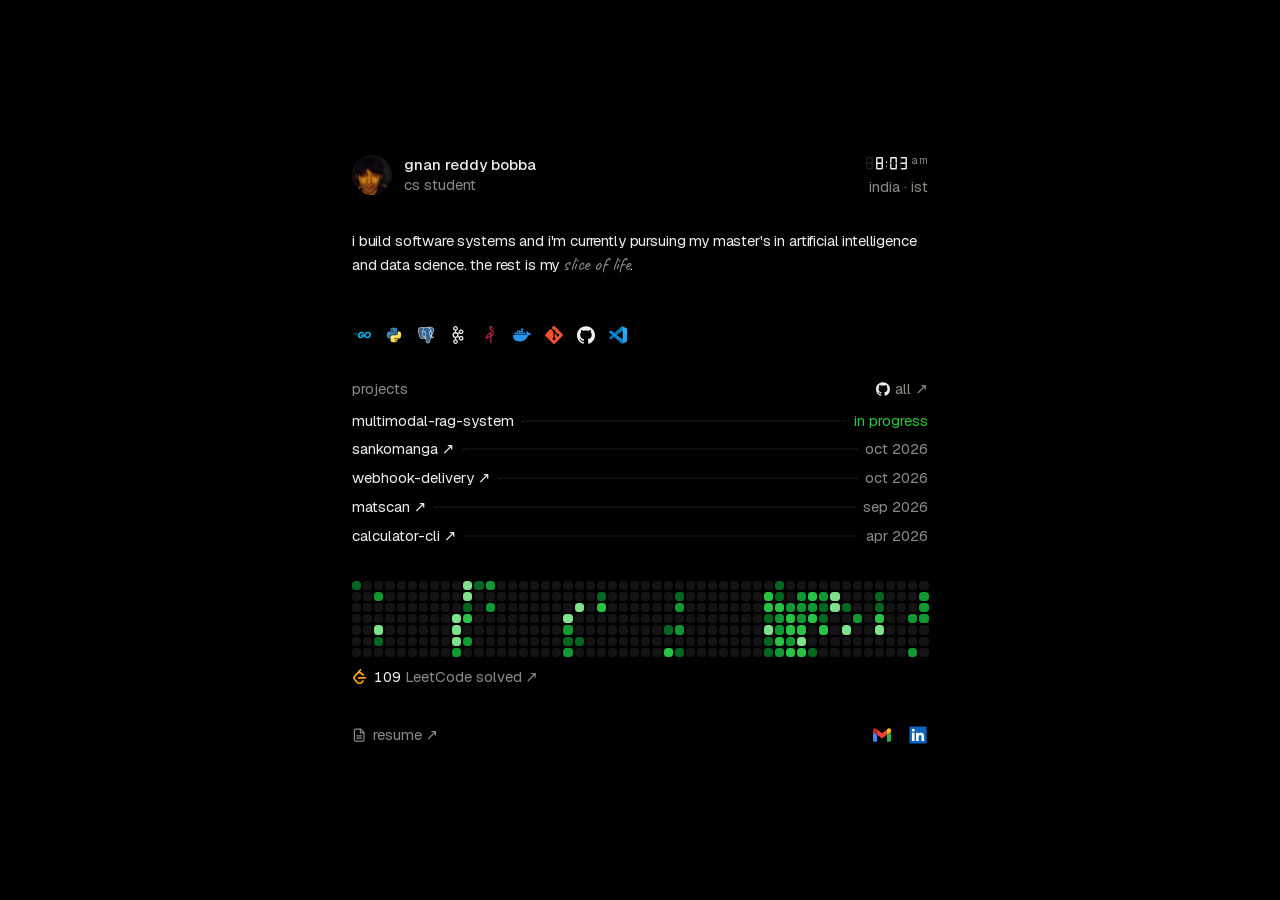
<file: index.html>
<!DOCTYPE html>
<html lang="en">
<head>
  <meta charset="UTF-8">
  <meta name="viewport" content="width=device-width, initial-scale=1.0">
  <meta name="theme-color" content="#000000">
  <title>gnan reddy bobba</title>
  <meta name="description" content="CS student building software systems">
  <link rel="icon" href="data:image/svg+xml,%3Csvg xmlns='http://www.w3.org/2000/svg' viewBox='0 0 32 32'%3E%3Crect width='32' height='32' rx='7' fill='%23000'/%3E%3Ctext x='16' y='20' font-family='system-ui,sans-serif' font-size='22' font-weight='600' text-anchor='middle' fill='%23f2f2f0'%3Eg%3C/text%3E%3C/svg%3E">
  <link rel="apple-touch-icon" href="apple-touch-icon.png">
  <meta property="og:type" content="website">
  <meta property="og:url" content="https://gnanreddy13.github.io/">
  <meta property="og:title" content="Gnan Reddy Bobba">
  <meta property="og:description" content="CS student building software systems">
  <meta name="twitter:card" content="summary">
  <link rel="preload" href="fonts/geist.woff2" as="font" type="font/woff2" crossorigin>
  <link rel="preload" href="fonts/caveat.woff2" as="font" type="font/woff2" crossorigin>
  <!-- ?v= is replaced with the commit at every deploy, so visitors never get a stale copy -->
  <link rel="stylesheet" href="home.css?v=1">
  <script src="home.js?v=1" defer></script>
</head>
<body>
  <svg width="0" height="0" style="position:absolute" aria-hidden="true">
    <symbol id="i-github" viewBox="0 0 24 24"><path fill="currentColor" stroke="none" d="M12 .297c-6.63 0-12 5.373-12 12 0 5.303 3.438 9.8 8.205 11.385.6.113.82-.258.82-.577 0-.285-.01-1.04-.015-2.04-3.338.724-4.042-1.61-4.042-1.61C4.422 18.07 3.633 17.7 3.633 17.7c-1.087-.744.084-.729.084-.729 1.205.084 1.838 1.236 1.838 1.236 1.07 1.835 2.809 1.305 3.495.998.108-.776.417-1.305.76-1.605-2.665-.3-5.466-1.332-5.466-5.93 0-1.31.465-2.38 1.235-3.22-.135-.303-.54-1.523.105-3.176 0 0 1.005-.322 3.3 1.23.96-.267 1.98-.399 3-.405 1.02.006 2.04.138 3 .405 2.28-1.552 3.285-1.23 3.285-1.23.645 1.653.24 2.873.12 3.176.765.84 1.23 1.91 1.23 3.22 0 4.61-2.805 5.625-5.475 5.92.42.36.81 1.096.81 2.22 0 1.606-.015 2.896-.015 3.286 0 .315.21.69.825.57C20.565 22.092 24 17.592 24 12.297c0-6.627-5.373-12-12-12"/></symbol>
    <symbol id="i-code" viewBox="0 0 24 24"><path fill="currentColor" stroke="none" d="M13.483 0a1.374 1.374 0 0 0-.961.438L7.116 6.226l-3.854 4.126a5.266 5.266 0 0 0-1.209 2.104 5.35 5.35 0 0 0-.125.513 5.527 5.527 0 0 0 .062 2.362 5.83 5.83 0 0 0 .349 1.017 5.938 5.938 0 0 0 1.271 1.818l4.277 4.193.039.038c2.248 2.165 5.852 2.133 8.063-.074l2.396-2.392c.54-.54.54-1.414.003-1.955a1.378 1.378 0 0 0-1.951-.003l-2.396 2.392a3.021 3.021 0 0 1-4.205.038l-.02-.019-4.276-4.193c-.652-.64-.972-1.469-.948-2.263a2.68 2.68 0 0 1 .066-.523 2.545 2.545 0 0 1 .619-1.164L9.13 8.114c1.058-1.134 3.204-1.27 4.43-.278l3.501 2.831c.593.48 1.461.387 1.94-.207a1.384 1.384 0 0 0-.207-1.943l-3.5-2.831c-.8-.647-1.766-1.045-2.774-1.202l2.015-2.158A1.384 1.384 0 0 0 13.483 0zm-2.866 12.815a1.38 1.38 0 0 0-1.38 1.382 1.38 1.38 0 0 0 1.38 1.382H20.79a1.38 1.38 0 0 0 1.38-1.382 1.38 1.38 0 0 0-1.38-1.382z"/></symbol>
    <symbol id="i-linkedin-full" viewBox="0 0 128 128"><path fill="#0A66C2" d="M116 3H12a8.91 8.91 0 00-9 8.8v104.42a8.91 8.91 0 009 8.78h104a8.93 8.93 0 009-8.81V11.77A8.93 8.93 0 00116 3z"/><path fill="#fff" d="M21.06 48.73h18.11V107H21.06zm9.06-29a10.5 10.5 0 11-10.5 10.49 10.5 10.5 0 0110.5-10.49M50.53 48.73h17.36v8h.24c2.42-4.58 8.32-9.41 17.13-9.41C103.6 47.28 107 59.35 107 75v32H88.89V78.65c0-6.75-.12-15.44-9.41-15.44s-10.87 7.36-10.87 15V107H50.53z"/></symbol>
    <symbol id="i-mail-full" viewBox="52 42 88 66"><path fill="#4285F4" d="M58 108h14V74L52 59v43c0 3.32 2.69 6 6 6"/><path fill="#34A853" d="M120 108h14c3.32 0 6-2.69 6-6V59l-20 15"/><path fill="#FBBC04" d="M120 48v26l20-15v-8c0-7.42-8.47-11.65-14.4-7.2"/><path fill="#EA4335" d="M72 74V48l24 18 24-18v26L96 92"/><path fill="#C5221F" d="M52 51v8l20 15V48l-5.6-4.2c-5.94-4.45-14.4-.22-14.4 7.2"/></symbol>
    <symbol id="i-file" viewBox="0 0 24 24"><path d="M14 2H6a2 2 0 0 0-2 2v16a2 2 0 0 0 2 2h12a2 2 0 0 0 2-2V8z"/><polyline points="14 2 14 8 20 8"/><line x1="16" y1="13" x2="8" y2="13"/><line x1="16" y1="17" x2="8" y2="17"/></symbol>
  </svg>
  <main>
    <section>
      <div class="who">
        <img src="me.jpg" alt="" width="120" height="120">
        <div>
          <p class="bright name">gnan reddy bobba</p>
          <p>cs student</p>
        </div>
        <div class="time">
          <p class="lcd" id="now" role="img" aria-label="local time in india">utc+5:30</p>
          <p>india · ist</p>
        </div>
      </div>
    </section>

    <section class="intro">
      <p class="bright lede">i build software systems and i'm currently pursuing my master's in artificial intelligence and data science. the rest is my <a class="script" href="life/">slice of life</a>.</p>
    </section>

    <section class="tools">
      <div class="icons stack" aria-label="Stack">
        <span role="img" aria-label="Go" data-n="Go" tabindex="0"><i style="--icon: url(icons/go.svg); --brand: #00ADD8"></i></span>
        <span role="img" aria-label="Python" data-n="Python" tabindex="0"><img src="icons/python-original.svg" alt=""></span>
        <span role="img" aria-label="PostgreSQL" data-n="PostgreSQL" tabindex="0"><img src="icons/postgresql-original.svg" alt=""></span>
        <span role="img" aria-label="Apache Kafka" data-n="Apache Kafka" tabindex="0"><i style="--icon: url(icons/apachekafka.svg); --brand: #F2F2F0"></i></span>
        <span role="img" aria-label="MinIO" data-n="MinIO" tabindex="0"><i style="--icon: url(icons/minio.svg); --brand: #C72E49"></i></span>
        <span role="img" aria-label="Docker" data-n="Docker" tabindex="0"><i style="--icon: url(icons/docker.svg); --brand: #2496ED"></i></span>
        <span role="img" aria-label="Git" data-n="Git" tabindex="0"><i style="--icon: url(icons/git.svg); --brand: #F05032"></i></span>
        <span role="img" aria-label="GitHub" data-n="GitHub" tabindex="0"><i style="--icon: url(icons/github.svg); --brand: #F2F2F0"></i></span>
        <span role="img" aria-label="VS Code" data-n="VS Code" tabindex="0"><img src="icons/vscode-original.svg" alt=""></span>
      </div>
    </section>

    <section>
      <p class="label row"><span>projects</span><a class="all" href="https://github.com/gnanreddy13?tab=repositories&amp;sort=updated"><svg class="gh" aria-hidden="true"><use href="#i-github"/></svg>all ↗</a></p>
      <div class="proj">
        <p class="top"><span>multimodal-rag-system</span><span class="lead" aria-hidden="true"></span><span class="live">in progress</span></p>
      </div>
      <div class="proj">
        <p class="top"><a href="https://github.com/gnanreddy13/sankomanga">sankomanga ↗</a><span class="lead" aria-hidden="true"></span><span>oct 2026</span></p>
      </div>
      <div class="proj">
        <p class="top"><a href="https://github.com/gnanreddy13/webhook-delivery">webhook-delivery ↗</a><span class="lead" aria-hidden="true"></span><span>oct 2026</span></p>
      </div>
      <div class="proj">
        <p class="top"><a href="https://github.com/gnanreddy13/matscan">matscan ↗</a><span class="lead" aria-hidden="true"></span><span>sep 2026</span></p>
      </div>
      <div class="proj">
        <p class="top"><a href="https://github.com/gnanreddy13/calculator-cli">calculator-cli ↗</a><span class="lead" aria-hidden="true"></span><span>apr 2026</span></p>
      </div>
    </section>

    <section>
      <div class="slide" id="slide"><div class="graph" id="graph" aria-hidden="true"></div></div>
      <p class="cap"><a class="lclink" href="https://leetcode.com/u/gnanreddy13/"><svg aria-hidden="true"><use href="#i-code"/></svg><span class="bright" id="solved"></span> LeetCode solved ↗</a></p>
    </section>

    <section class="foot">
      <a class="resume" href="gnan-reddy-bobba-resume.pdf?v=1"><svg aria-hidden="true"><use href="#i-file"/></svg>resume ↗</a>
      <nav class="icons" aria-label="Contact">
        <a href="mailto:gnanreddy13@gmail.com" data-n="email" aria-label="email"><svg><use href="#i-mail-full"/></svg></a>
        <a href="https://www.linkedin.com/in/gnanreddy13/" data-n="LinkedIn" aria-label="LinkedIn"><svg><use href="#i-linkedin-full"/></svg></a>
      </nav>
    </section>
  </main>

</body>
</html>
</file>
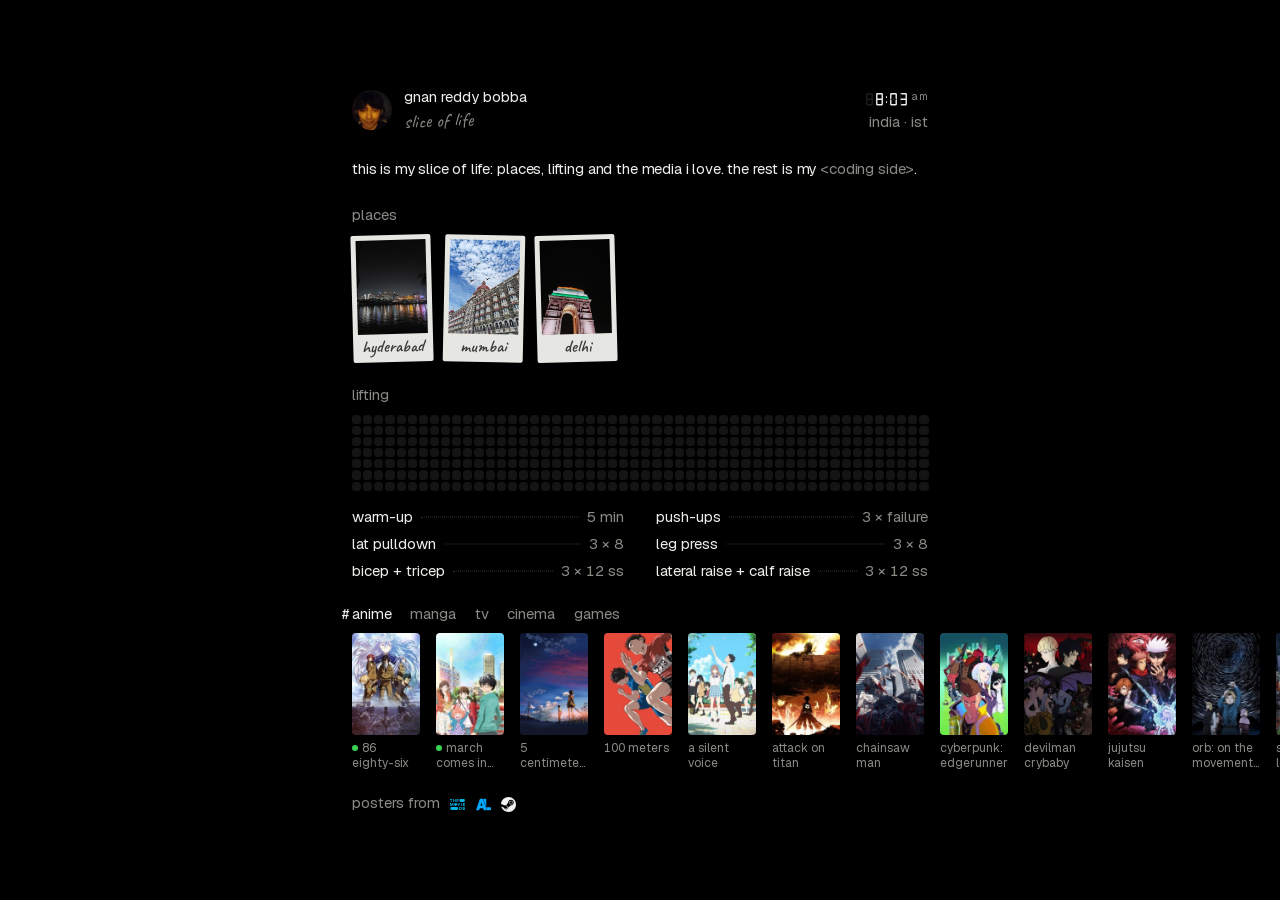
<file: life/index.html>
<!DOCTYPE html>
<html lang="en">
<head>
  <meta charset="UTF-8">
  <meta name="viewport" content="width=device-width, initial-scale=1.0">
  <meta name="theme-color" content="#000000">
  <title>slice of life · gnan reddy bobba</title>
  <meta name="description" content="the other half: places, lifting and the media i love">
  <link rel="icon" href="data:image/svg+xml,%3Csvg xmlns='http://www.w3.org/2000/svg' viewBox='0 0 32 32'%3E%3Crect width='32' height='32' rx='7' fill='%23000'/%3E%3Ctext x='16' y='20' font-family='system-ui,sans-serif' font-size='22' font-weight='600' text-anchor='middle' fill='%23f2f2f0'%3Eg%3C/text%3E%3C/svg%3E">
  <link rel="apple-touch-icon" href="../apple-touch-icon.png">
  <meta property="og:type" content="website">
  <meta property="og:url" content="https://gnanreddy13.github.io/life/">
  <meta property="og:title" content="slice of life · gnan reddy bobba">
  <meta property="og:description" content="the other half: places, lifting and the media i love">
  <meta property="og:image" content="https://gnanreddy13.github.io/life/photos/hyderabad-banner.jpg">
  <meta property="og:image:width" content="2000">
  <meta property="og:image:height" content="1125">
  <meta property="og:image:alt" content="A wide blue sky with clouds over green fields, Hyderabad">
  <meta name="twitter:card" content="summary_large_image">
  <link rel="preload" href="../fonts/geist.woff2" as="font" type="font/woff2" crossorigin>
  <!-- the handwriting ("slice of life" under the name, the polaroids' captions): Caveat, served from here like Geist -->
  <link rel="preload" href="../fonts/caveat.woff2" as="font" type="font/woff2" crossorigin>
  <!-- the home page's home.css gives the whole look (type, colours, links, the header, the clock); life.css only adds this
       page's own pieces. ?v= is replaced with the commit at every deploy, so visitors never get a stale copy -->
  <link rel="stylesheet" href="../home.css?v=1">
  <link rel="stylesheet" href="life.css?v=1">
  <script src="life.js?v=1" defer></script>
  <!-- everything after the intro is drawn from data.json by life.js; it starts downloading now, alongside the styles -->
  <link rel="preload" href="data.json" as="fetch" crossorigin>
</head>
<body>
  <main>
    <!-- the same header as the home page -->
    <section>
      <div class="who">
        <img src="../me.jpg" alt="" width="120" height="120">
        <div>
          <h1 class="bright name">gnan reddy bobba</h1>
          <p class="script">slice of life</p>
        </div>
        <div class="time">
          <p class="lcd" id="now" role="img" aria-label="local time in india">utc+5:30</p>
          <p>india · ist</p>
        </div>
      </div>
    </section>

    <section class="intro">
      <!-- one paragraph, like the home page's, which ends the other way round: "the rest is my slice of life" -->
      <p class="bright lede">this is my slice of life: places, lifting and the media i love. the rest is my <a href="../">&lt;coding side&gt;</a>.</p>
    </section>

    <!-- in the intro's order: places, lifting, then the stories, a section each -->
    <!-- places: a small grey card each, its photo with the name beneath; the card opens the album -->
    <section>
      <p class="label">places</p>
      <div class="pl" id="places"></div>
    </section>

    <!-- lifting: the past year as a graph, then the workout, the way home lists projects -->
    <section>
      <p class="label">lifting</p>
      <!-- the past year, like the home page's activity graph: a square a day, green on the days i went -->
      <div class="slide gym" id="gslide"><div class="graph" id="graph" role="img"></div></div>
      <div id="plan"></div>
    </section>

    <!-- the stories: the kinds (anime, manga, tv, cinema, games) as tabs in the labels' hand, and the picked kind's posters
         in one row underneath, like places: each uncropped and small with its title beneath, what's ongoing first.
         life.js draws them from data.json -->
    <section class="kind">
      <div class="tabs" id="tabs" role="tablist" aria-label="media"></div>
      <div class="pl" id="shelf" role="tabpanel"></div>
    </section>

    <section class="credit" id="credit">
      <!-- each source as its official logo, in its colour, like home's contact row: the name comes up in a bubble on hover
           (steam's logo is black, so off-white here, as home does for github) -->
      <p class="cap">posters from <span class="icons src"><a href="https://www.themoviedb.org/" target="_blank" rel="noreferrer" aria-label="TMDB" data-n="TMDB"><i style="--icon: url(../icons/themoviedatabase.svg); --brand: #01B4E4"></i></a><a href="https://anilist.co/" target="_blank" rel="noreferrer" aria-label="AniList" data-n="AniList"><i style="--icon: url(../icons/anilist.svg); --brand: #02A9FF"></i></a><a href="https://store.steampowered.com/" target="_blank" rel="noreferrer" aria-label="Steam" data-n="Steam"><i style="--icon: url(../icons/steam.svg); --brand: #F2F2F0"></i></a></span></p>
    </section>
  </main>
</body>
</html>
</file>
<file: home.css>
/* home.css: the home page and the 404 page. one narrow column in the middle of the screen, everything as text, almost no colour */
@font-face { font-family: "Geist"; src: url("fonts/geist.woff2") format("woff2"); font-weight: 400 600; font-display: swap; }
@font-face { font-family: "Caveat"; src: url("fonts/caveat.woff2") format("woff2"); font-weight: 400 700; font-display: swap; }

:root {
  --bg: #000; --text: #ededea; --muted: #8a8a85; --faint: #4a4a47; --line: #1a1a18;
  --u: 1rem;
  color-scheme: dark;
}
* { margin: 0; padding: 0; box-sizing: border-box; }
html { background: var(--bg); -webkit-text-size-adjust: 100%; }
body {
  font: 400 0.9375rem/1.6 "Geist", system-ui, sans-serif; color: var(--muted);
  -webkit-font-smoothing: antialiased; font-variant-numeric: tabular-nums;
}
/* links: a faint underline at rest; on hover a bright one draws in over it, left to right */
a {
  color: var(--text); text-decoration: none; padding-bottom: 1px;
  background:
    linear-gradient(var(--text), var(--text)) 0 100% / 0% 1px no-repeat,
    linear-gradient(var(--faint), var(--faint)) 0 100% / var(--rest, 100%) 1px no-repeat;
  transition: background-size 0.4s cubic-bezier(0.65, 0, 0.35, 1);
}
a:hover, a:focus-visible { background-size: 100% 1px, var(--rest, 100%) 1px; }
@media (prefers-reduced-motion: reduce) { a { transition: none; } }
:focus-visible { outline: 1px solid var(--text); outline-offset: 3px; }

/* the void: the column sits in the middle of the screen, top to bottom and side to side, on every screen.
   (if it's ever taller than the screen, the page simply grows and scrolls: nothing is cut off) */
main {
  width: min(36rem, 100% - 2 * var(--u)); min-height: 100vh; min-height: 100svh; margin: 0 auto;   /* svh: the phone's visible height, browser bars included */
  display: flex; flex-direction: column; justify-content: center; padding: var(--u) 0;
}
section + section { margin-top: calc(var(--u) * 2); }
.label { color: var(--muted); margin-bottom: calc(var(--u) * 0.5); }
.bright { color: var(--text); }
.name { font-weight: 500; }   /* the name anchors the header */
.lede { letter-spacing: -0.01em; }   /* lowercase at this size reads a touch loose without it */

/* who */
.who { display: flex; align-items: center; gap: calc(var(--u) * 0.75); }
.who img { width: 2.5rem; height: 2.5rem; border-radius: 50%; object-fit: cover; }
.who p { line-height: 1.35; }
.who .time { margin-left: auto; text-align: right; }
/* the time as a small seven-segment display: lit segments in white, the unlit ones just visible, like an old lcd */
.lcd { display: inline-flex; align-items: flex-end; gap: 2.5px; line-height: 1; color: var(--text); }
.lcd svg { width: 7px; height: 12.5px; overflow: visible; }
.lcd line { stroke: #1d1d1b; stroke-width: 1.8; stroke-linecap: round; }
.lcd line.on { stroke: currentColor; }
.lcd .colon { display: grid; gap: 3px; padding: 0 0.5px 2.5px; }
.lcd .colon i { width: 1.6px; height: 1.6px; border-radius: 50%; background: currentColor; }
.lcd .ap { align-self: flex-start; margin: -1px 0 0 3px; font-size: 0.625rem; line-height: 1; letter-spacing: 0.04em; color: var(--muted); }   /* like an lcd's little pm mark: small, up by the top of the digits */
.lcd .colon { animation: blink 1s steps(1) infinite; }   /* the colon ticks once a second */
@keyframes blink { 50% { opacity: 0.15; } }
@media (prefers-reduced-motion: reduce) { .lcd .colon { animation: none; } }
.intro p + p { margin-top: calc(var(--u) * 0.75); }
.script { font-family: "Caveat", cursive; font-size: 1.3em; line-height: 1; }
/* "slice of life": muted text, always; no underline at rest, and on hover a pen draws a white hand-drawn underline
   under it, left to right. phones can't hover, so there a faint hand-drawn underline just stays */
a.script { position: relative; color: var(--muted); background: none; padding: 0; }
a.script::after {
  content: ""; position: absolute; left: -0.05em; right: -0.05em; bottom: -0.12em; height: 0.28em; pointer-events: none;
  background: var(--text); opacity: 0; transition: opacity 0.15s;
  -webkit-mask: url("data:image/svg+xml,%3Csvg xmlns='http://www.w3.org/2000/svg' viewBox='0 0 120 10' preserveAspectRatio='none'%3E%3Cpath d='M2 6.5 C 18 4.5, 34 7.5, 52 5.8 S 86 4.2, 100 5.6 S 114 6.4, 118 4.8' fill='none' stroke='%23000' stroke-width='1.8' stroke-linecap='round'/%3E%3C/svg%3E") center / 100% 100% no-repeat; mask: url("data:image/svg+xml,%3Csvg xmlns='http://www.w3.org/2000/svg' viewBox='0 0 120 10' preserveAspectRatio='none'%3E%3Cpath d='M2 6.5 C 18 4.5, 34 7.5, 52 5.8 S 86 4.2, 100 5.6 S 114 6.4, 118 4.8' fill='none' stroke='%23000' stroke-width='1.8' stroke-linecap='round'/%3E%3C/svg%3E") center / 100% 100% no-repeat;
}
@media (hover: hover) {
  a.script:hover::after, a.script:focus-visible::after { opacity: 1; transition: none; animation: pen 0.5s cubic-bezier(0.65, 0, 0.35, 1) both; }
}
@media (hover: none) { a.script::after { opacity: 1; background: #444441; } }
@keyframes pen { from { clip-path: inset(0 100% 0 0); } to { clip-path: inset(0 0 0 0); } }
@media (prefers-reduced-motion: reduce) { a.script::after { animation: none !important; } }

/* stack: the same row of official logos as contact, names in the bubble on hover */
.icons img, .icons i { display: block; width: 1.125rem; height: 1.125rem; }
.icons i { background: var(--brand); -webkit-mask: var(--icon) center / contain no-repeat; mask: var(--icon) center / contain no-repeat; }
.icons.stack { flex-wrap: wrap; gap: calc(var(--u) * 0.75); }   /* nine logos: a touch closer than contact's two */
section.tools { margin-top: calc(var(--u) * 3); }   /* a little more room above, so the name bubbles float clear of the intro */

/* the last row: resume on the left, contact on the right */
.foot { display: flex; justify-content: space-between; align-items: center; }
section.foot { margin-top: calc(var(--u) * 2); }
.resume { display: inline-flex; align-items: center; gap: 0.4rem; color: var(--muted); background: none; padding: 0; transition: color 0.15s; }   /* like "all": no underline, it brightens on hover */
.resume:hover, .resume:focus-visible { color: var(--text); }
.resume svg { width: 0.9rem; height: 0.9rem; fill: none; stroke: currentColor; stroke-width: 2; stroke-linecap: round; stroke-linejoin: round; }

/* contact: the official logos in their colours; hovering one shows its name above it, in a small message bubble */
.icons { display: flex; gap: var(--u); }
.icons a, .lclink { background: none; padding: 0; }
.icons > * { position: relative; display: grid; place-items: center; width: 1.25rem; height: 1.25rem; }
.icons svg { width: 1.125rem; height: 1.125rem; }
.icons .gh { color: var(--text); }
.icons .lc { color: #FFA116; }
.icons > *::after {
  content: attr(data-n); position: absolute; bottom: calc(100% + 9px); left: 50%; transform: translate(-50%, 3px);
  padding: 0.2rem 0.6rem; border-radius: 0.6rem; background: #1f1f1d; color: var(--text);
  font-size: 0.8125rem; white-space: nowrap; opacity: 0; pointer-events: none; transition: opacity 0.15s, transform 0.15s;
}
/* the bubble's little tail, pointing down at the icon */
.icons > *::before {
  content: ""; position: absolute; bottom: calc(100% + 4px); left: 50%; transform: translate(-50%, 3px);
  border: 5px solid transparent; border-top-color: #1f1f1d; border-bottom: 0; opacity: 0; pointer-events: none;
  transition: opacity 0.15s, transform 0.15s;
}
@media (hover: hover) {
  .icons > :hover::after, .icons > :hover::before { opacity: 1; transform: translate(-50%, 0); }
}
.icons > :focus-visible::after, .icons > :focus-visible::before { opacity: 1; transform: translate(-50%, 0); }
/* the last contact icon sits at the column's right edge: its bubble lines up with that edge instead of hanging past it */
.foot .icons > :last-child::after { left: auto; right: -0.25rem; transform: translateY(3px); }
.foot .icons > :last-child:hover::after, .foot .icons > :last-child:focus-visible::after { transform: none; }
@media (hover: none) { .foot .icons > *::before, .foot .icons > *::after { display: none; } }   /* touch: a contact tap just opens the link */
/* touch: a tap on a stack logo shows its name, until another tap anywhere */
.stack > .show::after, .stack > .show::before { opacity: 1; transform: translate(-50%, 0); }

/* projects: name and date on one line, what it is underneath */
.proj + .proj { margin-top: calc(var(--u) * 0.25); }   /* one line each now: a quiet list */
.proj .top { display: flex; align-items: baseline; gap: calc(var(--u) * 0.5); }
.proj .live { color: #28c244; }   /* in progress: the graph's own mid green, so it reads as part of the same system */
.proj .lead { flex: 1; min-width: var(--u); border-bottom: 1px dotted #2e2e2b; transform: translateY(-0.3em); }
.proj .top a, .proj .top span:first-child { color: var(--text); }
.proj .top a { --rest: 0%; }   /* project names: no underline at rest; it draws in on hover */
.label.row { display: flex; justify-content: space-between; }   /* "All projects" sits in the date column */
.all { display: inline-flex; align-items: center; gap: 0.35rem; color: var(--muted); background: none; padding: 0; transition: color 0.15s; }   /* all the repos, on github: no underline, it brightens on hover */
.all:hover, .all:focus-visible { color: var(--text); }
.all svg { width: 0.875rem; height: 0.875rem; color: var(--text); }

/* the past year: the usual green activity grid, one caption */
.graph { display: grid; grid-auto-flow: column; grid-template-rows: repeat(7, auto); grid-auto-columns: 1fr; gap: 2px; }   /* square cells that fill the width, the same gap both ways */
.graph i { display: block; aspect-ratio: 1; border-radius: 3.5px; background: rgba(255, 255, 255, 0.08); }   /* well-rounded squares, not quite dots */
.graph i[data-l="1"] { background: #016620; } .graph i[data-l="2"] { background: #109932; }
.graph i[data-l="3"] { background: #28c244; } .graph i[data-l="4"] { background: #7fe18b; }   /* leetcode's own dark-mode greens */
.graph i.out { visibility: hidden; }
.cap { margin-top: calc(var(--u) * 0.5); }
/* the whole caption opens the leetcode profile, like "all" and "resume": grey, brightening on hover */
.lclink { display: inline-flex; align-items: center; gap: 0.4rem; color: var(--muted); transition: color 0.15s; }
.lclink:hover, .lclink:focus-visible { color: var(--text); }
.lclink svg { width: 0.95rem; height: 0.95rem; color: #FFA116; }
.lclink .bright { margin-right: -0.15rem; }
.lclink .bright:empty { display: none; }   /* until the count loads, it reads "LeetCode solved", still a link */

@media (max-width: 560px) {
  /* phones: the year keeps its full-size cells and slides sideways instead of shrinking.
     native scrolling (momentum and all, on the compositor); it opens on the latest week, and the cells simply run off
     the screen's edges (no fade: on a phone it read as a black strip) */
  .slide {
    margin: 0 calc(var(--u) * -1);
    overflow-x: auto; overscroll-behavior-x: contain; scrollbar-width: none; -webkit-overflow-scrolling: touch;
    direction: rtl;   /* the scroll starts from the right edge by itself, so the latest weeks show first even before any script runs */
  }
  .slide::-webkit-scrollbar { display: none; }
  .graph { width: max-content; grid-auto-columns: 10px; direction: ltr; padding: 0 var(--u); }   /* the weeks themselves still run left to right.
     the gutter lives on the graph, not the scroller: safari drops a scroller's padding at the end it scrolls to (the left, here) */
}

/* moving between home and slice of life: the browser cross-fades the pages, and the header (photo, name, clock), which
   both pages share, glides as one from where it sits on the one to where it sits on the other (home centres its column,
   life starts near the top); only the line under the name changes on the way */
@media (prefers-reduced-motion: no-preference) { @view-transition { navigation: auto; } }
.who { view-transition-name: me-who; }
::view-transition-old(root), ::view-transition-new(root) { animation-duration: 0.3s; }
</file>
<file: life/life.css>
/* life.css: the slice of life page. everything comes from ../home.css (type, colours, links, the header, the clock, the
   centred column, project rows, the name bubbles); this only adds what the page has that home doesn't */

.who h1 { font: inherit; }
/* "<coding side>": grey, its brackets mark it out; no underline, it brightens on hover, like home's "all" and resume */
.lede a { color: var(--muted); background: none; padding: 0; transition: color 0.15s; }
.lede a:focus-visible { color: var(--text); }
.who .script { color: var(--muted); display: inline-block; transform: rotate(-2deg); transform-origin: left center; }
.gym { margin: calc(var(--u) * 0.25) 0 calc(var(--u) * 0.9); }   /* the year's graph, above the plan */

/* the plan: rows like the home page's projects (what, a dotted line, how much), in two columns side by side;
   "ss": done as a superset. phones: one column */
#plan { display: grid; grid-template-columns: 1fr 1fr; gap: calc(var(--u) * 0.2) calc(var(--u) * 2); }
#plan .top { display: flex; align-items: baseline; gap: calc(var(--u) * 0.5); white-space: nowrap; }
#plan .top span:first-child { color: var(--text); }
#plan .top span:last-child { color: var(--muted); }
#plan .lead { flex: 1; min-width: calc(var(--u) * 0.5); border-bottom: 1px dotted #2e2e2b; transform: translateY(-0.3em); }
@media (max-width: 560px) { #plan { grid-template-columns: 1fr; } }
/* the same even gap between every section */
main > section + section { margin-top: calc(var(--u) * 1.35); }

/* places: each photo uncropped in its own shape (3:4), small, with the name beneath; the photo and name open the album */
.pl { display: flex; gap: var(--u); }
.pcard { display: flex; flex-direction: column; gap: 0.4rem; width: 4.25rem; padding: 0; background: none; color: var(--muted); font-size: 0.8125rem; line-height: 1.2; transition: color 0.15s; }
.pcard img { display: block; width: 100%; aspect-ratio: 3 / 4; object-fit: cover; border-radius: 4px; background: #17191c; transition: transform 0.15s; }   /* dark until it loads */
.pcard span { white-space: nowrap; }
.pcard:focus-visible { color: var(--text); }

/* places as polaroids: each photo, untouched, in an off-white frame that's wider at the bottom, where the name is
   written by hand in dark marker (a little heavier than a pen), the way you'd caption a print. they lie a touch askew,
   every other one the other way, like prints on a table; on hover one straightens and lifts, and the glow comes up
   behind the whole print */
#places { gap: calc(var(--u) * 0.75); }
#places .pcard {
  width: 5rem; gap: 0; padding: 0.3rem 0.3rem 0; background: #e6e6e2; border-radius: 2px; color: #3a3a37;
  transform: rotate(-1.5deg); transition: transform 0.15s, box-shadow 0.2s;
}
#places .pcard:nth-child(even) { transform: rotate(1.2deg); }
#places .pcard img { border-radius: 0; box-shadow: none; transform: none; }
#places .pcard span { padding: 0.3rem 0 0.35rem; font-family: "Caveat", cursive; font-weight: 600; font-size: 1.1rem; line-height: 1; text-align: center; }
#places .pcard:focus-visible { color: #0a0a09; transform: translateY(-2px); box-shadow: 0 0 26px 3px rgba(237, 237, 234, 0.45); }
/* phones: the polaroids and the posters a touch smaller, and the sections a little closer (still well apart from each
   label's own gap), so the page scrolls a little less */
@media (max-width: 560px) {
  #places .pcard { width: 4.5rem; }
  #places .pcard span { font-size: 1rem; }
  .mcard { width: 3.9rem; }
  main > section + section { margin-top: var(--u); }
  .gym { margin-bottom: calc(var(--u) * 0.6); }
}

/* the credit's logos: home's icon row (each its brand colour, its name in a bubble on hover), set into the caption's
   line, a little smaller and closer than home's */
.cap .src { display: inline-flex; gap: 0.5rem; margin-left: 0.3rem; vertical-align: middle; }
.cap .src > * { width: 1.1rem; height: 1.1rem; }
.cap .src i { width: 0.95rem; height: 0.95rem; }
main > section.credit { margin-top: calc(var(--u) * 0.75); }   /* the posters' credit: right under the last row */
/* the stories' tabs: the kinds in a line, plain and grey like the other section labels. the picked one is bright with a
   "#" before it; hovering another shows its "#", in its own grey. the "#" hangs out to the left of its word, so no word
   ever moves and the first word stays in line with the column. the line never wraps: if there are ever more kinds than
   fit, it scrolls sideways out to the screen's edges, like the rows */
.tabs {
  display: flex; flex-wrap: nowrap; gap: 0 calc(var(--u) * 1.15); overflow-x: auto; overscroll-behavior-x: contain; scrollbar-width: none;
  margin: calc(-0.1rem - 5px) calc(50% - 50vw) calc(var(--u) * 0.5 - 5px);
  padding: 5px calc(50vw - 50%);
}
.tabs::-webkit-scrollbar { display: none; }
/* the row below reaches up under the tabs (room for the covers' glow) and down under the credit; while it fades in it
   would sit on top of both and catch their clicks, so they always stay above it */
.tabs, section.credit { position: relative; z-index: 1; }
.tabs button {
  position: relative; flex: none; padding: 0.1rem 0; border: 0; background: none; cursor: pointer;
  font: inherit; line-height: 1.2; color: var(--muted);
}
.tabs button::before { content: "#"; position: absolute; right: 100%; margin-right: 0.2em; visibility: hidden; }
.tabs [aria-selected="true"]::before { visibility: visible; }
.tabs [aria-selected="true"] { color: var(--text); }
@keyframes swap { from { opacity: 0; } }
#shelf.swap { animation: swap 0.15s ease-out; }

/* places, and each kind of story: one row that runs past the column out to both edges of the screen; it scrolls
   sideways (a swipe, a trackpad, shift + wheel). the page itself never scrolls sideways */
.kind .pl, #places {
  flex-wrap: nowrap; overflow-x: auto; overscroll-behavior-x: contain; scrollbar-width: none;
  /* the row spans the whole screen, edge to edge, so scrolled posters slide out past the column on either side rather than
     being cut at it; its padding lines the first poster up with the column's left edge at rest, and the last with its
     right edge at the end */
  margin-left: calc(50% - 50vw); margin-right: calc(50% - 50vw); padding-left: calc(50vw - 50%); padding-right: calc(50vw - 50%);
  /* a scrolling row clips anything past its top and bottom: room for the hover lift, the focus ring and the covers' glow,
     taken back with margins so nothing moves */
  padding-top: 6px; padding-bottom: 6px; margin-top: -6px; margin-bottom: -6px;
}
.kind .pl::-webkit-scrollbar, #places::-webkit-scrollbar { display: none; }
.kind .pl > *, #places > * { flex: none; }
body { overflow-x: clip; }   /* the rows reach the screen's edge; nothing past it ever makes the page scroll sideways */
.mcard img { aspect-ratio: 2 / 3; }
/* on hover a soft glow comes up behind the photo or cover, the same off-white for every one */
.pcard img { box-shadow: 0 0 0 0 transparent; transition: transform 0.15s, box-shadow 0.2s; }
.pcard:focus-visible img { box-shadow: 0 0 26px 3px rgba(237, 237, 234, 0.45); }
/* titles take up two lines, even when they need just one, so every kind's row is the same height and the credit under
   it never moves when you switch tabs */
.mcard span {
  white-space: normal; font-size: 0.75rem; line-height: 1.25; min-height: 2.5em;
  display: -webkit-box; -webkit-line-clamp: 2; -webkit-box-orient: vertical; overflow: hidden;
}
/* what's ongoing (watching, reading, playing): a small dot before its title, in the activity graph's green, the one
   colour in the row; it breathes, slowly fading and coming back, to say it's still going */
.mcard.live span::before {
  content: ""; display: inline-block; width: 6px; height: 6px; margin-right: 0.35em; border-radius: 50%;
  background: #39d353; vertical-align: 0.1em; animation: breathe 3s ease-in-out infinite;
}
@keyframes breathe { 50% { opacity: 0.4; } }

/* short laptop windows (720px tall): the sections a little closer */
@media (min-width: 561px) and (max-height: 760px) {
  main > section + section { margin-top: calc(var(--u) * 0.9); }
}

/* the rows need room for the hover glow (it spreads all round the photo or cover) */
.kind .pl, #places { padding-top: 30px; padding-bottom: 30px; margin-top: -30px; margin-bottom: -30px; }

/* hover effects only where something really hovers: on a phone a tap counts as a hover and stays stuck on (back from an
   album, its polaroid would still be lifted and glowing) */
@media (hover: hover) {
  .lede a:hover, .pcard:hover { color: var(--text); }
  .pcard:hover img { transform: translateY(-2px); box-shadow: 0 0 26px 3px rgba(237, 237, 234, 0.45); }
  #places .pcard:hover { color: #0a0a09; transform: translateY(-2px); box-shadow: 0 0 26px 3px rgba(237, 237, 234, 0.45); }
  .tabs button:hover::before { visibility: visible; }
}

/* reduced motion: every change happens at once, with nothing sliding, fading or lifting into place */
@media (prefers-reduced-motion: reduce) {
  .lede a, .pcard, .pcard img, #places .pcard { transition: none; }
  #shelf.swap, .mcard.live span::before { animation: none; }
}
</file>
